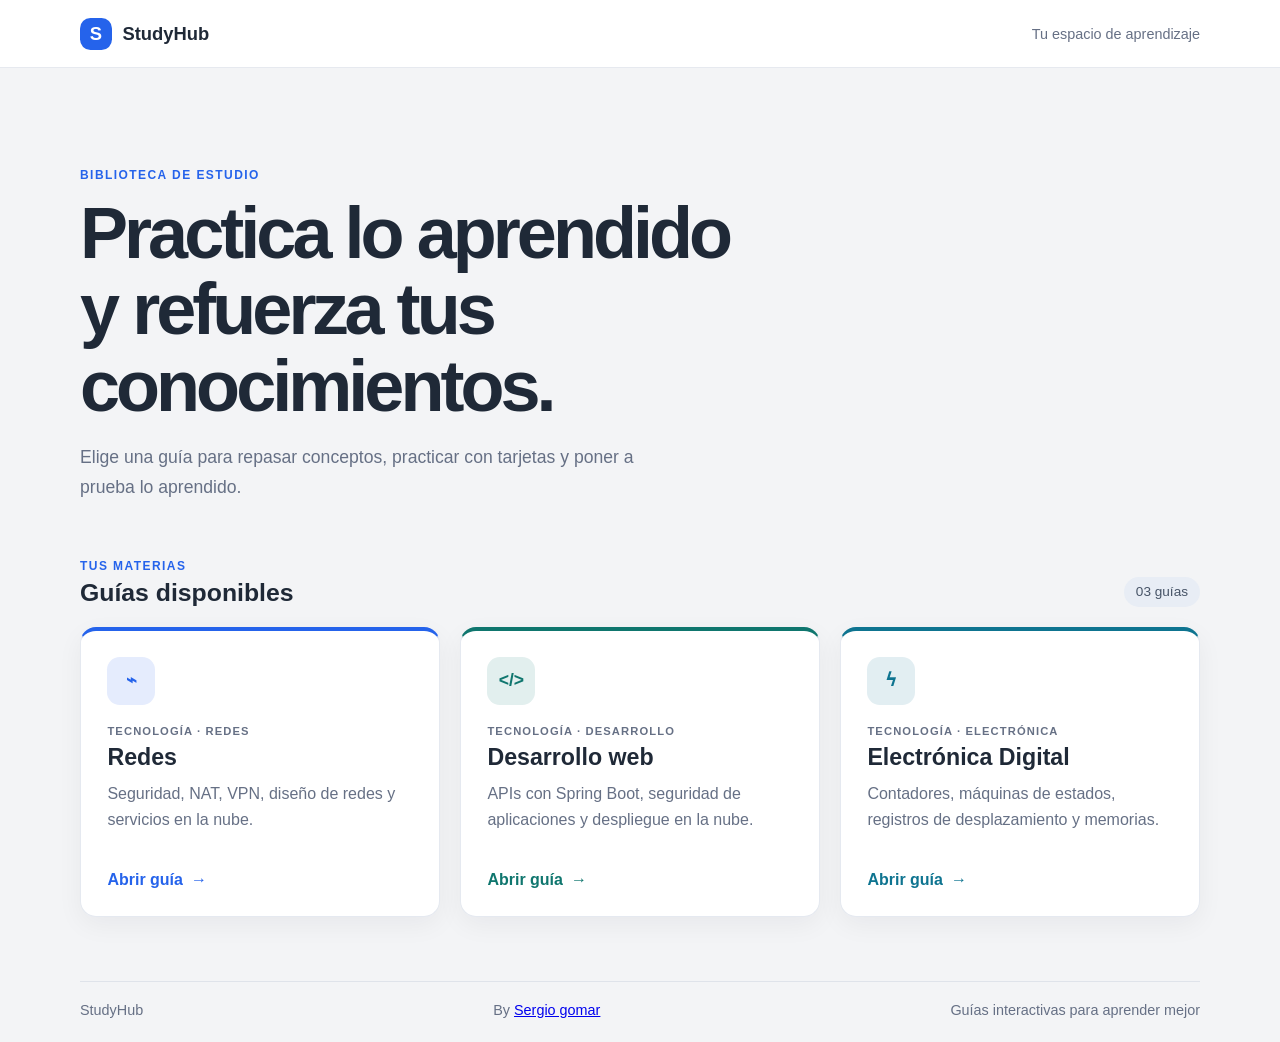
<file: index.html>
<!DOCTYPE html>
<html lang="es">
<head>
    <meta charset="UTF-8">
    <meta name="viewport" content="width=device-width, initial-scale=1.0">
    <meta name="description" content="Accede a tus guías interactivas de estudio.">
    <title>StudyHub | Guías de estudio</title>
    <link rel="stylesheet" href="css/styles.css">
</head>
<body>
    <header class="site-header">
        <a class="brand" href="./" aria-label="StudyHub, inicio">
            <span class="brand-mark" aria-hidden="true">S</span>
            <span>StudyHub</span>
        </a>
        <span class="header-caption">Tu espacio de aprendizaje</span>
    </header>
    <main>
        <section class="welcome">
            <p class="eyebrow">BIBLIOTECA DE ESTUDIO</p>
            <h1>Practica lo aprendido y refuerza tus conocimientos.</h1>
            <p class="welcome-copy">Elige una guía para repasar conceptos, practicar con tarjetas y poner a prueba lo aprendido.</p>
        </section>
        <section class="guides" aria-labelledby="guides-title">
            <div class="section-heading">
                <div>
                    <p class="eyebrow">TUS MATERIAS</p>
                    <h2 id="guides-title">Guías disponibles</h2>
                </div>
                <span class="guide-count">03 guías</span>
            </div>
            <div class="guide-grid">
                <article class="guide-card network-card">
                    <div class="guide-icon" aria-hidden="true">⌁</div>
                    <p class="guide-category">TECNOLOGÍA · REDES</p>
                    <h3>Redes</h3>
                    <p>Seguridad, NAT, VPN, diseño de redes y servicios en la nube.</p>
                    <a class="guide-link" href="Redes/">Abrir guía <span aria-hidden="true">→</span></a>
                </article>
                <article class="guide-card web-card">
                    <div class="guide-icon" aria-hidden="true">&lt;/&gt;</div>
                    <p class="guide-category">TECNOLOGÍA · DESARROLLO</p>
                    <h3>Desarrollo web</h3>
                    <p>APIs con Spring Boot, seguridad de aplicaciones y despliegue en la nube.</p>
                    <a class="guide-link" href="Desarrollo_web/">Abrir guía <span aria-hidden="true">→</span></a>
                </article>
                <article class="guide-card electronics-card">
                    <div class="guide-icon" aria-hidden="true">ϟ</div>
                    <p class="guide-category">TECNOLOGÍA · ELECTRÓNICA</p>
                    <h3>Electrónica Digital</h3>
                    <p>Contadores, máquinas de estados, registros de desplazamiento y memorias.</p>
                    <a class="guide-link" href="Electronica_digital/">Abrir guía <span aria-hidden="true">→</span></a>
                </article>
            </div>
        </section>
    </main>
    <footer><span>StudyHub</span><span>By <a href="https://www.linkedin.com/in/sergio-gomar/" target="_blank">Sergio gomar</a></span><span>Guías interactivas para aprender mejor</span></footer>
</body>
</html>
</file>
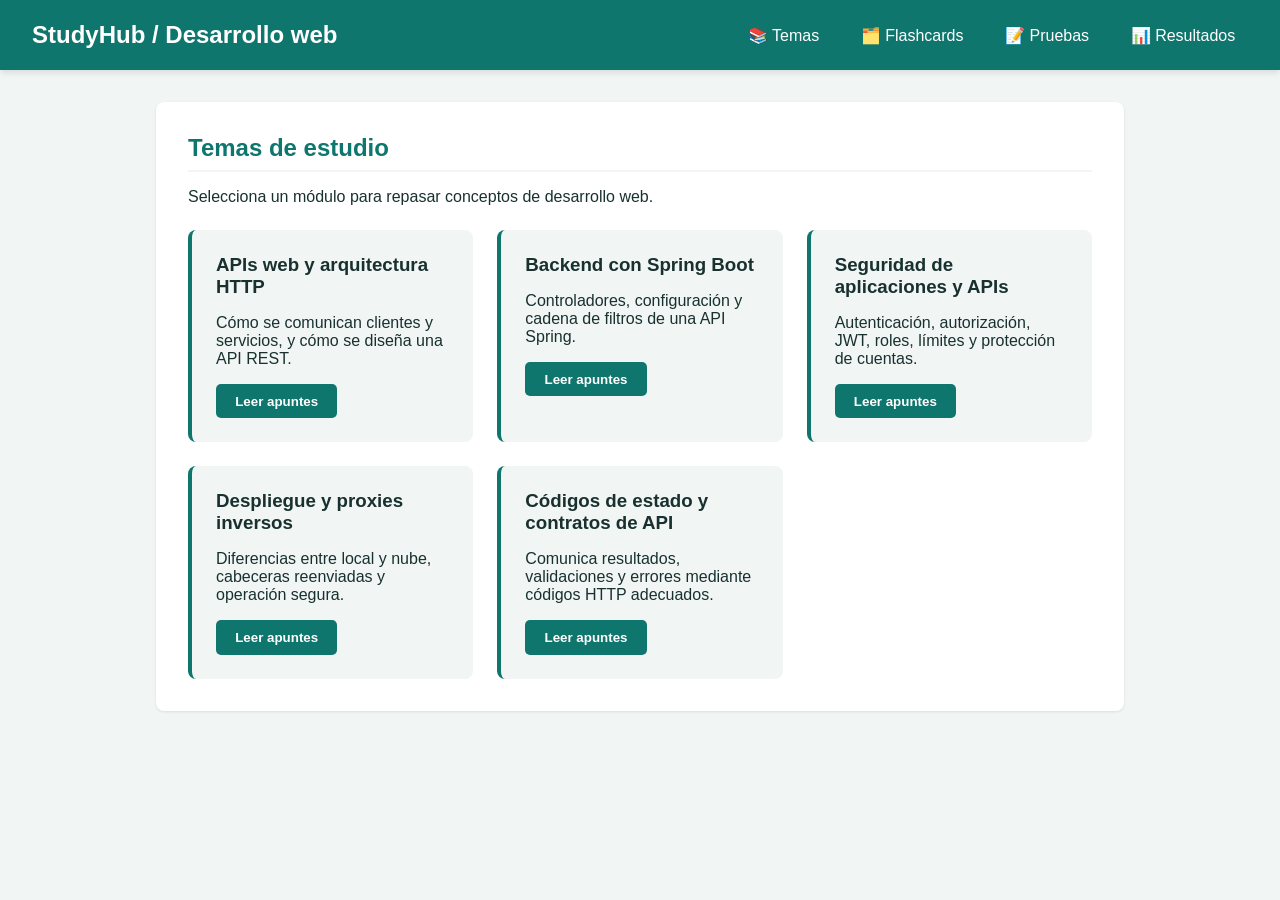
<file: Desarrollo_web/index.html>
<!DOCTYPE html>
<html lang="es">
<head>
    <meta charset="UTF-8">
    <meta name="viewport" content="width=device-width, initial-scale=1.0">
    <meta name="description" content="Guía interactiva de desarrollo web, APIs, seguridad y despliegue.">
    <title>Desarrollo Web Study | Guía de estudio</title>
    <link rel="stylesheet" href="../Redes/css/styles.css">
    <link rel="stylesheet" href="css/styles.css">
</head>
<body>
    <nav class="navbar">
        <a class="logo" href="../">StudyHub <span aria-hidden="true">/</span> Desarrollo web</a>
        <ul class="nav-links">
            <li><button type="button" data-view="temas">📚 Temas</button></li>
            <li><button type="button" data-view="flashcards">🗂️ Flashcards</button></li>
            <li><button type="button" data-view="pruebas">📝 Pruebas</button></li>
            <li><button type="button" data-view="resultados">📊 Resultados</button></li>
        </ul>
    </nav>
    <main id="app-content">
        <section id="temas" class="view-section">
            <h2>Temas de estudio</h2>
            <p>Selecciona un módulo para repasar conceptos de desarrollo web.</p>
            <div id="temas-container" class="grid-container"></div>
        </section>
        <section id="flashcards" class="view-section hidden">
            <h2>Flashcards</h2>
            <p>Repasa los conceptos clave de la guía.</p>
            <div id="flashcard-container"></div>
        </section>
        <section id="pruebas" class="view-section hidden">
            <h2>Prueba de conocimientos</h2>
            <div id="pruebas-container"></div>
        </section>
        <section id="resultados" class="view-section hidden">
            <h2>Análisis de resultados</h2>
            <div id="resultados-container"></div>
        </section>
    </main>
    <script src="js/data.js"></script>
    <script src="js/app.js"></script>
</body>
</html>
</file>
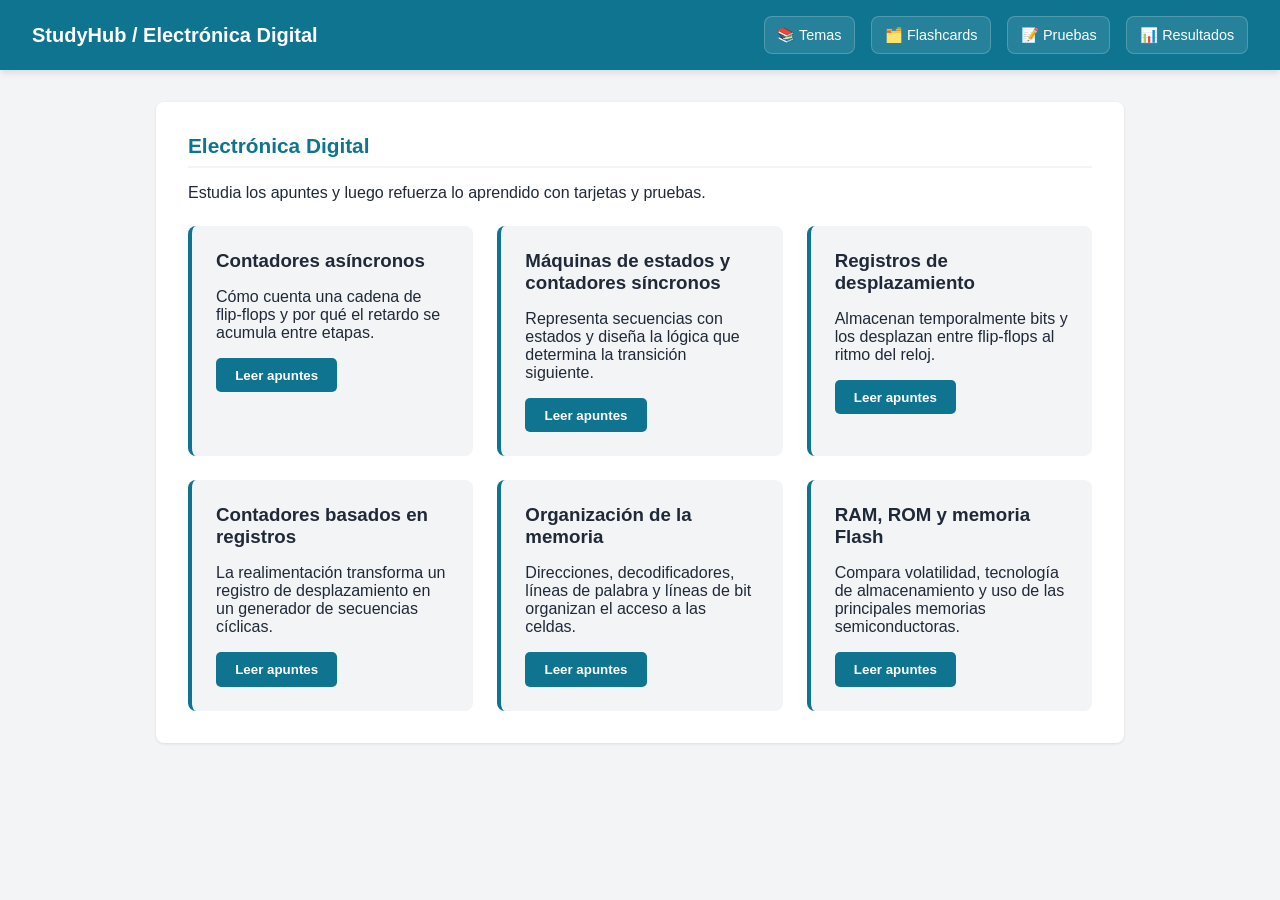
<file: Electronica_digital/index.html>
<!DOCTYPE html>
<html lang="es">
<head>
    <meta charset="UTF-8">
    <meta name="viewport" content="width=device-width, initial-scale=1.0">
    <meta name="description" content="Repasa contadores, máquinas de estados, registros y memorias con temas, flashcards y pruebas interactivas.">
    <title>Electrónica Digital | StudyHub</title>
    <link rel="stylesheet" href="css/styles.css">
</head>
<body>
    <nav class="navbar">
        <a class="logo subject-home-link" href="../">StudyHub / Electrónica Digital</a>
        <ul class="nav-links">
            <li><button onclick="navigateTo('temas')">📚 Temas</button></li>
            <li><button onclick="navigateTo('flashcards')">🗂️ Flashcards</button></li>
            <li><button onclick="navigateTo('pruebas')">📝 Pruebas</button></li>
            <li><button onclick="navigateTo('resultados')">📊 Resultados</button></li>
        </ul>
    </nav>
    <main id="app-content">
        <section id="temas" class="view-section active">
            <h2>Electrónica Digital</h2>
            <p>Estudia los apuntes y luego refuerza lo aprendido con tarjetas y pruebas.</p>
            <div id="temas-container" class="grid-container"></div>
        </section>
        <section id="flashcards" class="view-section hidden">
            <h2>Flashcards</h2>
            <p>Piensa la respuesta antes de girar cada tarjeta.</p>
            <div id="flashcard-container"></div>
        </section>
        <section id="pruebas" class="view-section hidden">
            <h2>Prueba de conocimientos</h2>
            <div id="pruebas-container"></div>
        </section>
        <section id="resultados" class="view-section hidden">
            <h2>Análisis de resultados</h2>
            <div id="resultados-container"></div>
        </section>
    </main>
    <script src="js/data.js"></script>
    <script src="js/app.js"></script>
</body>
</html>
</file>
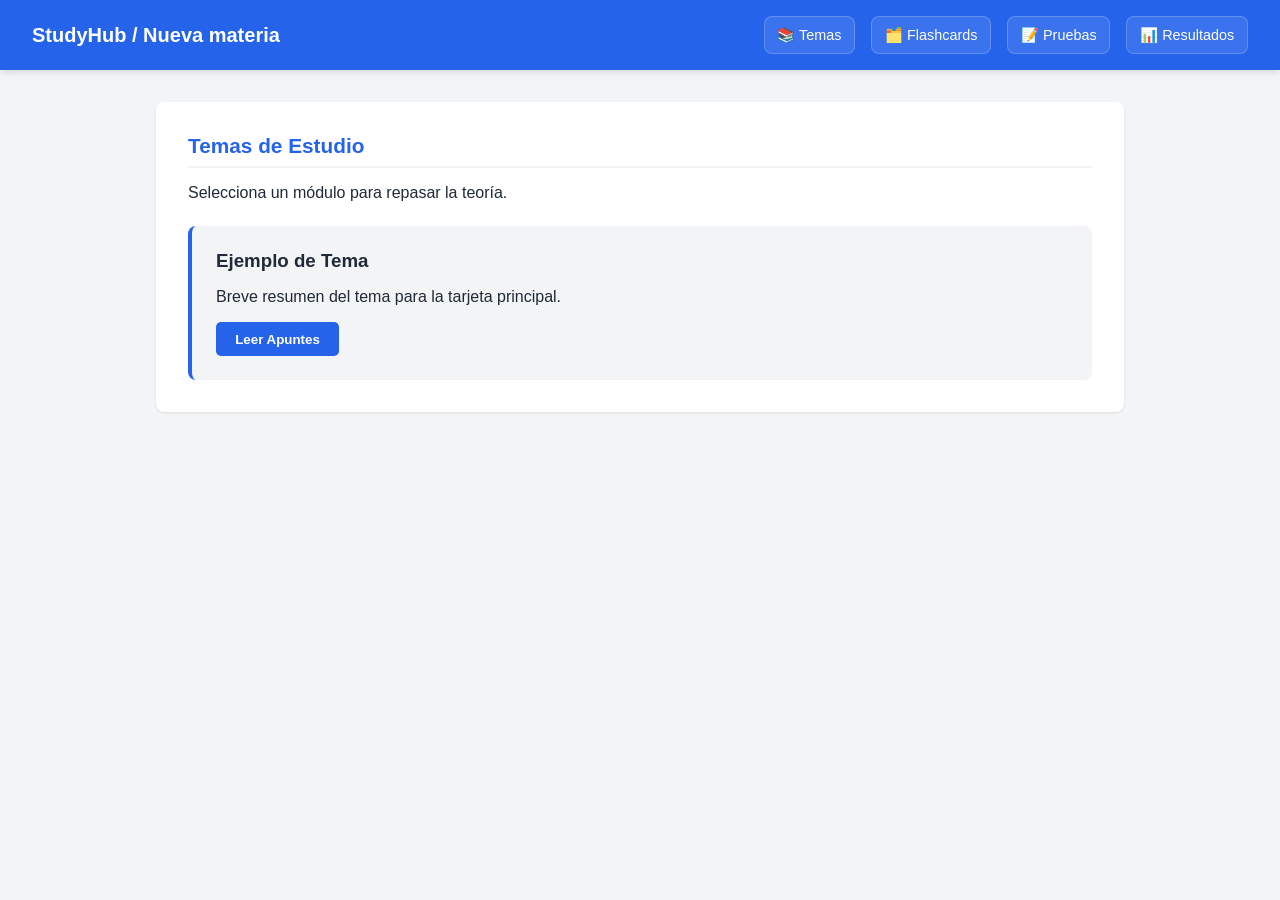
<file: Plantilla/index.html>
<!DOCTYPE html>
<html lang="es">
<head>
    <meta charset="UTF-8">
    <meta name="viewport" content="width=device-width, initial-scale=1.0">
    <title>StudyApp - Plantilla de Estudio</title>
    <link rel="stylesheet" href="css/styles.css">
</head>
<body>
    <nav class="navbar">
        <a class="logo subject-home-link" href="../">StudyHub / Nueva materia</a>
        <ul class="nav-links">
            <li><button onclick="navigateTo('temas')">📚 Temas</button></li>
            <li><button onclick="navigateTo('flashcards')">🗂️ Flashcards</button></li>
            <li><button onclick="navigateTo('pruebas')">📝 Pruebas</button></li>
            <li><button onclick="navigateTo('resultados')">📊 Resultados</button></li>
        </ul>
    </nav>
    <main id="app-content">
        <section id="temas" class="view-section active">
            <h2>Temas de Estudio</h2>
            <p>Selecciona un módulo para repasar la teoría.</p>
            <div id="temas-container" class="grid-container"></div>
        </section>
        <section id="flashcards" class="view-section hidden">
            <h2>Flashcards</h2>
            <div id="flashcard-container"></div>
        </section>
        <section id="pruebas" class="view-section hidden">
            <h2>Prueba de Conocimientos</h2>
            <div id="pruebas-container"></div>
        </section>
        <section id="resultados" class="view-section hidden">
            <h2>Análisis de Resultados</h2>
            <div id="resultados-container"></div>
        </section>
    </main>
    <script src="js/data.js"></script>
    <script src="js/app.js"></script>
</body>
</html>
</file>
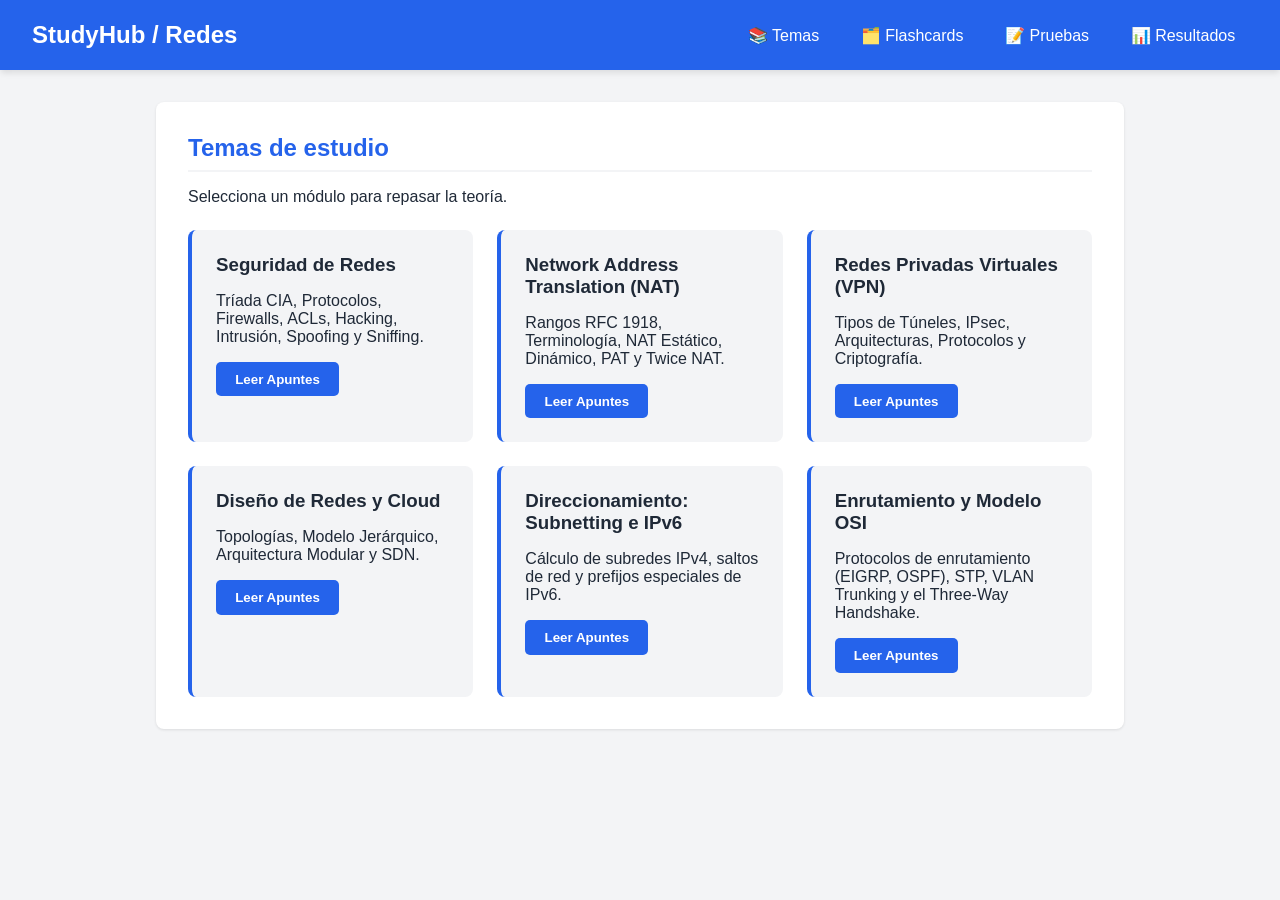
<file: Redes/index.html>
<!DOCTYPE html>
<html lang="es">
<head>
    <meta charset="UTF-8">
    <meta name="viewport" content="width=device-width, initial-scale=1.0">
    <meta name="description" content="Guía interactiva de estudio de redes.">
    <title>Redes Study | Guía de estudio</title>
    <link rel="stylesheet" href="css/styles.css">
</head>
<body>
    <nav class="navbar">
        <a class="logo subject-home-link" href="../">StudyHub <span aria-hidden="true">/</span> Redes</a>
        <ul class="nav-links">
            <li><button type="button" onclick="navigateTo('temas')">📚 Temas</button></li>
            <li><button type="button" onclick="navigateTo('flashcards')">🗂️ Flashcards</button></li>
            <li><button type="button" onclick="navigateTo('pruebas')">📝 Pruebas</button></li>
            <li><button type="button" onclick="navigateTo('resultados')">📊 Resultados</button></li>
        </ul>
    </nav>
    <main id="app-content">
        <section id="temas" class="view-section">
            <h2>Temas de estudio</h2>
            <p>Selecciona un módulo para repasar la teoría.</p>
            <div id="temas-container" class="grid-container"></div>
        </section>
        <section id="flashcards" class="view-section hidden">
            <h2>Flashcards</h2>
            <div id="flashcard-container"></div>
        </section>
        <section id="pruebas" class="view-section hidden">
            <h2>Prueba de conocimientos</h2>
            <div id="pruebas-container"></div>
        </section>
        <section id="resultados" class="view-section hidden">
            <h2>Análisis de resultados</h2>
            <div id="resultados-container"></div>
        </section>
    </main>
    <script src="js/data.js"></script>
    <script src="js/app.js"></script>
</body>
</html>
</file>
<file: css/styles.css>
:root {
    color-scheme: light;
    --primary-color: #2563eb;
    --secondary-color: #1e40af;
    --bg-color: #f3f4f6;
    --text-color: #1f2937;
    --card-bg: #ffffff;
    --muted-color: #667085;
}

* { box-sizing: border-box; }

body {
    min-width: 320px;
    min-height: 100vh;
    margin: 0;
    background: var(--bg-color);
    color: var(--text-color);
    font-family: "Segoe UI", Tahoma, Geneva, Verdana, sans-serif;
}

.site-header {
    display: flex;
    align-items: center;
    justify-content: space-between;
    padding: 1.1rem max(1.25rem, calc((100% - 1120px) / 2));
    background: var(--card-bg);
    border-bottom: 1px solid #e6e9ef;
}

.brand {
    display: inline-flex;
    align-items: center;
    gap: 0.65rem;
    color: var(--text-color);
    font-size: 1.15rem;
    font-weight: 750;
    text-decoration: none;
}

.brand-mark {
    display: grid;
    width: 2rem;
    height: 2rem;
    place-items: center;
    border-radius: 0.65rem;
    background: var(--primary-color);
    color: white;
}

.header-caption, footer { color: var(--muted-color); font-size: 0.9rem; }
main { width: min(1120px, calc(100% - 2.5rem)); margin: 0 auto; }
.welcome { padding: clamp(3rem, 8vw, 6.25rem) 0 3.5rem; }
.eyebrow { margin: 0 0 0.8rem; color: var(--primary-color); font-size: 0.75rem; font-weight: 800; letter-spacing: 0.12em; }
.welcome h1 { max-width: 680px; margin: 0; font-size: clamp(2.4rem, 6vw, 4.5rem); letter-spacing: -0.055em; line-height: 1.06; }
.welcome-copy { max-width: 610px; margin: 1.2rem 0 0; color: var(--muted-color); font-size: 1.1rem; line-height: 1.7; }
.section-heading { display: flex; align-items: end; justify-content: space-between; gap: 1rem; margin-bottom: 1.25rem; }
.section-heading .eyebrow { margin-bottom: 0.35rem; }
.section-heading h2 { margin: 0; font-size: 1.55rem; }
.guide-count { padding: 0.45rem 0.75rem; border-radius: 999px; background: #e8edf5; color: #475467; font-size: 0.85rem; }
.guide-grid { display: grid; grid-template-columns: repeat(auto-fit, minmax(min(100%, 300px), 1fr)); gap: 1.25rem; }
.guide-card { display: flex; min-height: 290px; flex-direction: column; align-items: flex-start; padding: 1.65rem; border: 1px solid #e5e9f0; border-top: 4px solid var(--primary-color); border-radius: 1rem; background: var(--card-bg); box-shadow: 0 8px 26px rgb(16 24 40 / 5%); }
.web-card { --primary-color: #0f766e; }
.electronics-card { --primary-color: #0e7490; }
.guide-icon { display: grid; min-width: 3rem; height: 3rem; place-items: center; padding: 0 0.55rem; border-radius: 0.8rem; background: color-mix(in srgb, var(--primary-color) 12%, white); color: var(--primary-color); font-size: 1.1rem; font-weight: 800; }
.guide-category { margin: 1.25rem 0 0.45rem; color: var(--muted-color); font-size: 0.7rem; font-weight: 750; letter-spacing: 0.1em; }
.guide-card h3 { margin: 0; font-size: 1.45rem; }
.guide-card > p:not(.guide-category) { margin: 0.65rem 0 1.2rem; color: var(--muted-color); line-height: 1.6; }
.guide-link { display: inline-flex; gap: 0.5rem; align-items: center; margin-top: auto; color: var(--primary-color); font-weight: 750; text-decoration: none; }
.guide-link:hover { text-decoration: underline; }
footer { display: flex; justify-content: space-between; gap: 1rem; width: min(1120px, calc(100% - 2.5rem)); margin: 4rem auto 0; padding: 1.25rem 0 1.5rem; border-top: 1px solid #dfe3ea; }

@media (max-width: 540px) {
    .header-caption { display: none; }
    footer { flex-direction: column; gap: 0.35rem; }
}
</file>
<file: Redes/css/styles.css>
/* Variables Globales */
:root {
    --primary-color: #2563eb;
    --secondary-color: #1e40af;
    --bg-color: #f3f4f6;
    --text-color: #1f2937;
    --card-bg: #ffffff;
}

* {
    margin: 0;
    padding: 0;
    box-sizing: border-box;
    font-family: 'Segoe UI', Tahoma, Geneva, Verdana, sans-serif;
}

body {
    background-color: var(--bg-color);
    color: var(--text-color);
}

/* Navegación - Enfoque Móvil */
.navbar {
    background-color: var(--primary-color);
    padding: 1rem;
    display: flex;
    flex-direction: column; /* Apila logo y botones en móvil */
    gap: 1rem;
    align-items: center;
    color: white;
    box-shadow: 0 4px 6px -1px rgba(0, 0, 0, 0.1);
}

.logo {
    font-size: 1.25rem;
    font-weight: bold;
    text-align: center;
    color: inherit;
    text-decoration: none;
}

.nav-links {
    list-style: none;
    display: flex;
    flex-wrap: wrap; /* Permite que los botones bajen de línea si no caben */
    justify-content: center;
    gap: 0.5rem;
    width: 100%;
}

/* Botones con áreas táctiles más amplias */
.nav-links button {
    background: rgba(255, 255, 255, 0.1);
    border: 1px solid rgba(255, 255, 255, 0.2);
    color: white;
    font-size: 0.9rem;
    cursor: pointer;
    padding: 0.6rem 0.8rem;
    border-radius: 8px;
    transition: background-color 0.3s;
    flex-grow: 1; /* Los botones se estiran para llenar espacios vacíos en móvil */
    text-align: center;
}

.nav-links button:active,
.nav-links button:hover {
    background-color: var(--secondary-color);
}

/* Contenedor Principal */
main {
    width: 100%;
    max-width: 1000px;
    margin: 1rem auto;
    padding: 0 0.75rem; /* Menos padding lateral en móvil */
}

/* Control de Vistas */
.view-section {
    background-color: var(--card-bg);
    padding: 1.25rem;
    border-radius: 8px;
    box-shadow: 0 1px 3px rgba(0,0,0,0.1);
}

.hidden {
    display: none !important;
}

.active {
    display: block;
    animation: fadeIn 0.3s ease-in-out;
}

h2 {
    margin-bottom: 1rem;
    color: var(--primary-color);
    border-bottom: 2px solid var(--bg-color);
    padding-bottom: 0.5rem;
    font-size: 1.3rem;
}

/* Transición suave al cambiar de vista */
@keyframes fadeIn {
    from { opacity: 0; transform: translateY(5px); }
    to { opacity: 1; transform: translateY(0); }
}

/* --- MEDIA QUERIES (Tablets y Desktop) --- */
@media (min-width: 768px) {
    .navbar {
        flex-direction: row;
        justify-content: space-between;
        padding: 1rem 2rem;
    }

    .logo {
        font-size: 1.5rem;
    }

    .nav-links {
        width: auto;
        gap: 1rem;
    }

    .nav-links button {
        background: none;
        border: none;
        font-size: 1rem;
        flex-grow: 0;
    }

    main {
        margin: 2rem auto;
        padding: 0 1rem;
    }

    .view-section {
        padding: 2rem;
    }

    h2 {
        font-size: 1.5rem;
    }
}

.grid-container {
    display: grid;
    grid-template-columns: repeat(auto-fit, minmax(250px, 1fr));
    gap: 1.5rem;
    margin-top: 1.5rem;
}

.tema-card {
    background: var(--bg-color);
    padding: 1.5rem;
    border-radius: 8px;
    border-left: 4px solid var(--primary-color);
    display: flex;
    flex-direction: column;
    gap: 1rem;
}

.tema-card button, .btn-back {
    background-color: var(--primary-color);
    color: white;
    border: none;
    padding: 0.6rem 1.2rem;
    border-radius: 5px;
    cursor: pointer;
    align-self: flex-start;
    font-weight: bold;
}

.tema-contenido {
    margin-top: 1.5rem;
    line-height: 1.6;
}

.tema-contenido h3 {
    margin-top: 1.2rem;
    margin-bottom: 0.5rem;
}

/* --- ESTILOS DE FLASHCARDS (Efecto Flip 3D) --- */
#flashcard-container {
    display: grid;
    grid-template-columns: repeat(auto-fit, minmax(280px, 1fr));
    gap: 1.5rem;
    margin-top: 1.5rem;
}

.flashcard {
    background-color: transparent;
    height: 220px;
    perspective: 1000px; /* Da la profundidad al giro */
    cursor: pointer;
}

.flashcard-inner {
    position: relative;
    width: 100%;
    height: 100%;
    text-align: center;
    transition: transform 0.6s cubic-bezier(0.4, 0.2, 0.2, 1);
    transform-style: preserve-3d;
}

.flashcard-inner.flipped {
    transform: rotateY(180deg);
}

.flashcard-front, .flashcard-back {
    position: absolute;
    width: 100%;
    height: 100%;
    -webkit-backface-visibility: hidden;
    backface-visibility: hidden;
    display: flex;
    flex-direction: column;
    justify-content: center;
    align-items: center;
    padding: 1.5rem;
    border-radius: 12px;
    box-shadow: 0 4px 6px rgba(0,0,0,0.1);
}

.flashcard-front {
    background-color: var(--card-bg);
    border: 2px solid var(--bg-color);
}

.flashcard-back {
    background-color: var(--primary-color);
    color: white;
    transform: rotateY(180deg);
}

.tag {
    position: absolute;
    top: 12px;
    left: 12px;
    font-size: 0.75rem;
    font-weight: bold;
    background: var(--bg-color);
    padding: 0.3rem 0.6rem;
    border-radius: 20px;
    color: var(--secondary-color);
}

.pregunta, .respuesta {
    font-size: 1.1rem;
    font-weight: 500;
}

.hint {
    position: absolute;
    bottom: 12px;
    font-size: 0.8rem;
    opacity: 0.5;
}

/* --- ESTILOS DEL MOTOR DE PRUEBAS --- */
.quiz-header {
    display: flex;
    justify-content: space-between;
    align-items: center;
    margin-bottom: 1.5rem;
    font-size: 0.9rem;
    color: var(--secondary-color);
    font-weight: bold;
}

.quiz-tag {
    background: var(--bg-color);
    padding: 0.3rem 0.8rem;
    border-radius: 20px;
    font-size: 0.8rem;
}

.quiz-body h3 {
    font-size: 1.2rem;
    margin-bottom: 1.5rem;
    line-height: 1.5;
    color: var(--text-color);
}

.quiz-options {
    display: flex;
    flex-direction: column;
    gap: 0.8rem;
}

.option-btn {
    background-color: var(--card-bg);
    border: 2px solid var(--bg-color);
    color: var(--text-color);
    padding: 1rem;
    border-radius: 8px;
    font-size: 1rem;
    text-align: left;
    cursor: pointer;
    transition: all 0.2s ease;
    box-shadow: 0 2px 4px rgba(0,0,0,0.02);
}

.option-btn:hover, .option-btn:active {
    border-color: var(--primary-color);
    background-color: rgba(37, 99, 235, 0.05);
}

.quiz-footer {
    margin-top: 2rem;
    text-align: center;
    font-size: 0.85rem;
    color: #6b7280;
}

.btn-primary {
    background-color: var(--primary-color);
    color: white;
    border: none;
    padding: 0.8rem 1.5rem;
    border-radius: 8px;
    font-size: 1rem;
    cursor: pointer;
    font-weight: bold;
}

.btn-primary:hover {
    background-color: var(--secondary-color);
}

/* --- ESTILOS DE RESULTADOS --- */
.results-header {
    display: flex;
    flex-direction: column;
    align-items: center;
    text-align: center;
    margin-bottom: 2rem;
    padding: 1rem;
}

.score-circle {
    width: 120px;
    height: 120px;
    border-radius: 50%;
    display: flex;
    flex-direction: column;
    justify-content: center;
    align-items: center;
    color: white;
    margin-bottom: 1rem;
    box-shadow: 0 4px 6px rgba(0,0,0,0.1);
}

.score-pass { background-color: #10b981; } /* Verde */
.score-fail { background-color: #ef4444; } /* Rojo */

.score-circle h2 {
    color: white;
    border: none;
    margin: 0;
    padding: 0;
    font-size: 2.5rem;
}

.score-circle p {
    font-size: 0.9rem;
    opacity: 0.9;
}

.improvement-box {
    background-color: #fffbeb; /* Fondo amarillo suave */
    border-left: 4px solid #f59e0b;
    padding: 1.5rem;
    border-radius: 8px;
    margin-bottom: 2rem;
}

.improvement-box h4 { color: #d97706; margin-bottom: 0.5rem; }
.improvement-box ul { margin: 0.5rem 0 1rem 1.5rem; }

.btn-small {
    background-color: var(--primary-color);
    color: white;
    border: none;
    padding: 0.5rem 1rem;
    border-radius: 4px;
    cursor: pointer;
    font-size: 0.9rem;
}

.review-section h4 {
    margin-bottom: 1rem;
    color: var(--text-color);
    border-bottom: 1px solid #e5e7eb;
    padding-bottom: 0.5rem;
}

.review-card {
    background: var(--bg-color);
    padding: 1rem;
    border-radius: 8px;
    margin-bottom: 1rem;
    border-left: 4px solid;
}

.review-correct { border-left-color: #10b981; }
.review-incorrect { border-left-color: #ef4444; }

.review-q { font-weight: 500; margin-bottom: 0.5rem; }
.review-a { font-size: 0.95rem; margin-bottom: 0.3rem; }
.review-correct-a { font-size: 0.95rem; color: #b91c1c; margin-bottom: 0.3rem; }

.review-explanation {
    margin-top: 0.8rem;
    background: rgba(0,0,0,0.03);
    padding: 0.8rem;
    border-radius: 5px;
    color: #4b5563;
}
</file>
<file: Desarrollo_web/css/styles.css>
:root {
    --primary-color: #0f766e;
    --secondary-color: #115e59;
    --bg-color: #f1f5f4;
    --text-color: #18312f;
    --card-bg: #ffffff;
}

.web-home-link { color: inherit; text-decoration: none; }
.web-home-link:hover { text-decoration: underline; }
.nav-links button:hover, .nav-links button:focus-visible { background-color: var(--secondary-color); }
.tema-card { border-left-color: var(--primary-color); }
.option-btn:hover, .option-btn:focus-visible, .option-btn:active { border-color: var(--primary-color); background-color: rgb(15 118 110 / 6%); }
</file>
<file: Electronica_digital/css/styles.css>
/* Variables Globales */
:root {
    --primary-color: #0e7490;
    --secondary-color: #164e63;
    --bg-color: #f3f4f6;
    --text-color: #1f2937;
    --card-bg: #ffffff;
}
* { margin: 0; padding: 0; box-sizing: border-box; font-family: 'Segoe UI', Tahoma, Geneva, Verdana, sans-serif; }
body { background-color: var(--bg-color); color: var(--text-color); }
.navbar { background-color: var(--primary-color); padding: 1rem; display: flex; flex-direction: column; gap: 1rem; align-items: center; color: white; box-shadow: 0 4px 6px -1px rgba(0, 0, 0, 0.1); }
.logo { font-size: 1.25rem; font-weight: bold; text-align: center; color: inherit; text-decoration: none; }
.nav-links { list-style: none; display: flex; flex-wrap: wrap; justify-content: center; gap: 0.5rem; width: 100%; }
.nav-links button { background: rgba(255, 255, 255, 0.1); border: 1px solid rgba(255, 255, 255, 0.2); color: white; font-size: 0.9rem; cursor: pointer; padding: 0.6rem 0.8rem; border-radius: 8px; transition: background-color 0.3s; flex-grow: 1; text-align: center; }
.nav-links button:active, .nav-links button:hover { background-color: var(--secondary-color); }
main { width: 100%; max-width: 1000px; margin: 1rem auto; padding: 0 0.75rem; }
.view-section { background-color: var(--card-bg); padding: 1.25rem; border-radius: 8px; box-shadow: 0 1px 3px rgba(0,0,0,0.1); }
.hidden { display: none !important; }
.active { display: block; animation: fadeIn 0.3s ease-in-out; }
h2 { margin-bottom: 1rem; color: var(--primary-color); border-bottom: 2px solid var(--bg-color); padding-bottom: 0.5rem; font-size: 1.3rem; }
@keyframes fadeIn { from { opacity: 0; transform: translateY(5px); } to { opacity: 1; transform: translateY(0); } }

/* Temas */
.grid-container { display: grid; grid-template-columns: repeat(auto-fit, minmax(250px, 1fr)); gap: 1.5rem; margin-top: 1.5rem; }
.tema-card { background: var(--bg-color); padding: 1.5rem; border-radius: 8px; border-left: 4px solid var(--primary-color); display: flex; flex-direction: column; gap: 1rem; }
.tema-card button, .btn-back { background-color: var(--primary-color); color: white; border: none; padding: 0.6rem 1.2rem; border-radius: 5px; cursor: pointer; align-self: flex-start; font-weight: bold; }
.tema-contenido { margin-top: 1.5rem; line-height: 1.6; }
.tema-contenido h3 { margin-bottom: 0.75rem; }
.tema-contenido p, .tema-contenido ul { margin-bottom: 1rem; }
.tema-contenido ul { padding-left: 1.5rem; }

/* Flashcards */
#flashcard-container { display: grid; grid-template-columns: repeat(auto-fit, minmax(280px, 1fr)); gap: 1.5rem; margin-top: 1.5rem; }
.flashcard { background-color: transparent; height: 220px; perspective: 1000px; cursor: pointer; }
.flashcard-inner { position: relative; width: 100%; height: 100%; text-align: center; transition: transform 0.6s cubic-bezier(0.4, 0.2, 0.2, 1); transform-style: preserve-3d; }
.flashcard-inner.flipped { transform: rotateY(180deg); }
.flashcard-front, .flashcard-back { position: absolute; width: 100%; height: 100%; -webkit-backface-visibility: hidden; backface-visibility: hidden; display: flex; flex-direction: column; justify-content: center; align-items: center; padding: 1.5rem; border-radius: 12px; box-shadow: 0 4px 6px rgba(0,0,0,0.1); }
.flashcard-front { background-color: var(--card-bg); border: 2px solid var(--bg-color); }
.flashcard-back { background-color: var(--primary-color); color: white; transform: rotateY(180deg); }
.tag { position: absolute; top: 12px; left: 12px; font-size: 0.75rem; font-weight: bold; background: var(--bg-color); padding: 0.3rem 0.6rem; border-radius: 20px; color: var(--secondary-color); }
.pregunta, .respuesta { font-size: 1.1rem; font-weight: 500; }
.hint { position: absolute; bottom: 12px; font-size: 0.8rem; opacity: 0.5; }

/* Pruebas */
.quiz-header { display: flex; justify-content: space-between; align-items: center; margin-bottom: 1.5rem; font-size: 0.9rem; color: var(--secondary-color); font-weight: bold; }
.quiz-tag { background: var(--bg-color); padding: 0.3rem 0.8rem; border-radius: 20px; font-size: 0.8rem; }
.quiz-body h3 { font-size: 1.2rem; margin-bottom: 1.5rem; line-height: 1.5; color: var(--text-color); }
.quiz-options { display: flex; flex-direction: column; gap: 0.8rem; }
.option-btn { background-color: var(--card-bg); border: 2px solid var(--bg-color); color: var(--text-color); padding: 1rem; border-radius: 8px; font-size: 1rem; text-align: left; cursor: pointer; transition: all 0.2s ease; box-shadow: 0 2px 4px rgba(0,0,0,0.02); }
.option-btn:hover, .option-btn:active { border-color: var(--primary-color); background-color: rgba(14, 116, 144, 0.05); }
.quiz-footer { margin-top: 2rem; text-align: center; font-size: 0.85rem; color: #6b7280; }
.btn-primary { background-color: var(--primary-color); color: white; border: none; padding: 0.8rem 1.5rem; border-radius: 8px; font-size: 1rem; cursor: pointer; font-weight: bold; }

/* Resultados */
.results-header { display: flex; flex-direction: column; align-items: center; text-align: center; margin-bottom: 2rem; padding: 1rem; }
.score-circle { width: 120px; height: 120px; border-radius: 50%; display: flex; flex-direction: column; justify-content: center; align-items: center; color: white; margin-bottom: 1rem; box-shadow: 0 4px 6px rgba(0,0,0,0.1); }
.score-pass { background-color: #10b981; } .score-fail { background-color: #ef4444; }
.score-circle h2 { color: white; border: none; margin: 0; padding: 0; font-size: 2.5rem; }
.improvement-box { background-color: #fffbeb; border-left: 4px solid #f59e0b; padding: 1.5rem; border-radius: 8px; margin-bottom: 2rem; }
.improvement-box h4 { color: #d97706; margin-bottom: 0.5rem; }
.improvement-box ul { margin: 0.5rem 0 1rem 1.5rem; }
.btn-small { background-color: var(--primary-color); color: white; border: none; padding: 0.5rem 1rem; border-radius: 4px; cursor: pointer; font-size: 0.9rem; }
.review-section h4 { margin-bottom: 1rem; color: var(--text-color); border-bottom: 1px solid #e5e7eb; padding-bottom: 0.5rem; }
.review-card { background: var(--bg-color); padding: 1rem; border-radius: 8px; margin-bottom: 1rem; border-left: 4px solid; }
.review-correct { border-left-color: #10b981; } .review-incorrect { border-left-color: #ef4444; }
.review-explanation { margin-top: 0.8rem; background: rgba(0,0,0,0.03); padding: 0.8rem; border-radius: 5px; color: #4b5563; }

@media (min-width: 768px) {
    .navbar { flex-direction: row; justify-content: space-between; padding: 1rem 2rem; }
    .nav-links { width: auto; gap: 1rem; }
    .nav-links button { flex-grow: 0; }
    main { margin: 2rem auto; padding: 0 1rem; }
    .view-section { padding: 2rem; }
}
</file>
<file: Plantilla/css/styles.css>
/* Variables Globales */
:root {
    --primary-color: #2563eb;
    --secondary-color: #1e40af;
    --bg-color: #f3f4f6;
    --text-color: #1f2937;
    --card-bg: #ffffff;
}
* { margin: 0; padding: 0; box-sizing: border-box; font-family: 'Segoe UI', Tahoma, Geneva, Verdana, sans-serif; }
body { background-color: var(--bg-color); color: var(--text-color); }
.navbar { background-color: var(--primary-color); padding: 1rem; display: flex; flex-direction: column; gap: 1rem; align-items: center; color: white; box-shadow: 0 4px 6px -1px rgba(0, 0, 0, 0.1); }
.logo { font-size: 1.25rem; font-weight: bold; text-align: center; color: inherit; text-decoration: none; }
.nav-links { list-style: none; display: flex; flex-wrap: wrap; justify-content: center; gap: 0.5rem; width: 100%; }
.nav-links button { background: rgba(255, 255, 255, 0.1); border: 1px solid rgba(255, 255, 255, 0.2); color: white; font-size: 0.9rem; cursor: pointer; padding: 0.6rem 0.8rem; border-radius: 8px; transition: background-color 0.3s; flex-grow: 1; text-align: center; }
.nav-links button:active, .nav-links button:hover { background-color: var(--secondary-color); }
main { width: 100%; max-width: 1000px; margin: 1rem auto; padding: 0 0.75rem; }
.view-section { background-color: var(--card-bg); padding: 1.25rem; border-radius: 8px; box-shadow: 0 1px 3px rgba(0,0,0,0.1); }
.hidden { display: none !important; }
.active { display: block; animation: fadeIn 0.3s ease-in-out; }
h2 { margin-bottom: 1rem; color: var(--primary-color); border-bottom: 2px solid var(--bg-color); padding-bottom: 0.5rem; font-size: 1.3rem; }
@keyframes fadeIn { from { opacity: 0; transform: translateY(5px); } to { opacity: 1; transform: translateY(0); } }

/* Temas */
.grid-container { display: grid; grid-template-columns: repeat(auto-fit, minmax(250px, 1fr)); gap: 1.5rem; margin-top: 1.5rem; }
.tema-card { background: var(--bg-color); padding: 1.5rem; border-radius: 8px; border-left: 4px solid var(--primary-color); display: flex; flex-direction: column; gap: 1rem; }
.tema-card button, .btn-back { background-color: var(--primary-color); color: white; border: none; padding: 0.6rem 1.2rem; border-radius: 5px; cursor: pointer; align-self: flex-start; font-weight: bold; }
.tema-contenido { margin-top: 1.5rem; line-height: 1.6; }

/* Flashcards */
#flashcard-container { display: grid; grid-template-columns: repeat(auto-fit, minmax(280px, 1fr)); gap: 1.5rem; margin-top: 1.5rem; }
.flashcard { background-color: transparent; height: 220px; perspective: 1000px; cursor: pointer; }
.flashcard-inner { position: relative; width: 100%; height: 100%; text-align: center; transition: transform 0.6s cubic-bezier(0.4, 0.2, 0.2, 1); transform-style: preserve-3d; }
.flashcard-inner.flipped { transform: rotateY(180deg); }
.flashcard-front, .flashcard-back { position: absolute; width: 100%; height: 100%; -webkit-backface-visibility: hidden; backface-visibility: hidden; display: flex; flex-direction: column; justify-content: center; align-items: center; padding: 1.5rem; border-radius: 12px; box-shadow: 0 4px 6px rgba(0,0,0,0.1); }
.flashcard-front { background-color: var(--card-bg); border: 2px solid var(--bg-color); }
.flashcard-back { background-color: var(--primary-color); color: white; transform: rotateY(180deg); }
.tag { position: absolute; top: 12px; left: 12px; font-size: 0.75rem; font-weight: bold; background: var(--bg-color); padding: 0.3rem 0.6rem; border-radius: 20px; color: var(--secondary-color); }
.pregunta, .respuesta { font-size: 1.1rem; font-weight: 500; }
.hint { position: absolute; bottom: 12px; font-size: 0.8rem; opacity: 0.5; }

/* Pruebas */
.quiz-header { display: flex; justify-content: space-between; align-items: center; margin-bottom: 1.5rem; font-size: 0.9rem; color: var(--secondary-color); font-weight: bold; }
.quiz-tag { background: var(--bg-color); padding: 0.3rem 0.8rem; border-radius: 20px; font-size: 0.8rem; }
.quiz-body h3 { font-size: 1.2rem; margin-bottom: 1.5rem; line-height: 1.5; color: var(--text-color); }
.quiz-options { display: flex; flex-direction: column; gap: 0.8rem; }
.option-btn { background-color: var(--card-bg); border: 2px solid var(--bg-color); color: var(--text-color); padding: 1rem; border-radius: 8px; font-size: 1rem; text-align: left; cursor: pointer; transition: all 0.2s ease; box-shadow: 0 2px 4px rgba(0,0,0,0.02); }
.option-btn:hover, .option-btn:active { border-color: var(--primary-color); background-color: rgba(37, 99, 235, 0.05); }
.quiz-footer { margin-top: 2rem; text-align: center; font-size: 0.85rem; color: #6b7280; }
.btn-primary { background-color: var(--primary-color); color: white; border: none; padding: 0.8rem 1.5rem; border-radius: 8px; font-size: 1rem; cursor: pointer; font-weight: bold; }

/* Resultados */
.results-header { display: flex; flex-direction: column; align-items: center; text-align: center; margin-bottom: 2rem; padding: 1rem; }
.score-circle { width: 120px; height: 120px; border-radius: 50%; display: flex; flex-direction: column; justify-content: center; align-items: center; color: white; margin-bottom: 1rem; box-shadow: 0 4px 6px rgba(0,0,0,0.1); }
.score-pass { background-color: #10b981; } .score-fail { background-color: #ef4444; }
.score-circle h2 { color: white; border: none; margin: 0; padding: 0; font-size: 2.5rem; }
.improvement-box { background-color: #fffbeb; border-left: 4px solid #f59e0b; padding: 1.5rem; border-radius: 8px; margin-bottom: 2rem; }
.improvement-box h4 { color: #d97706; margin-bottom: 0.5rem; }
.improvement-box ul { margin: 0.5rem 0 1rem 1.5rem; }
.btn-small { background-color: var(--primary-color); color: white; border: none; padding: 0.5rem 1rem; border-radius: 4px; cursor: pointer; font-size: 0.9rem; }
.review-section h4 { margin-bottom: 1rem; color: var(--text-color); border-bottom: 1px solid #e5e7eb; padding-bottom: 0.5rem; }
.review-card { background: var(--bg-color); padding: 1rem; border-radius: 8px; margin-bottom: 1rem; border-left: 4px solid; }
.review-correct { border-left-color: #10b981; } .review-incorrect { border-left-color: #ef4444; }
.review-explanation { margin-top: 0.8rem; background: rgba(0,0,0,0.03); padding: 0.8rem; border-radius: 5px; color: #4b5563; }

@media (min-width: 768px) {
    .navbar { flex-direction: row; justify-content: space-between; padding: 1rem 2rem; }
    .nav-links { width: auto; gap: 1rem; }
    .nav-links button { flex-grow: 0; }
    main { margin: 2rem auto; padding: 0 1rem; }
    .view-section { padding: 2rem; }
}
</file>
